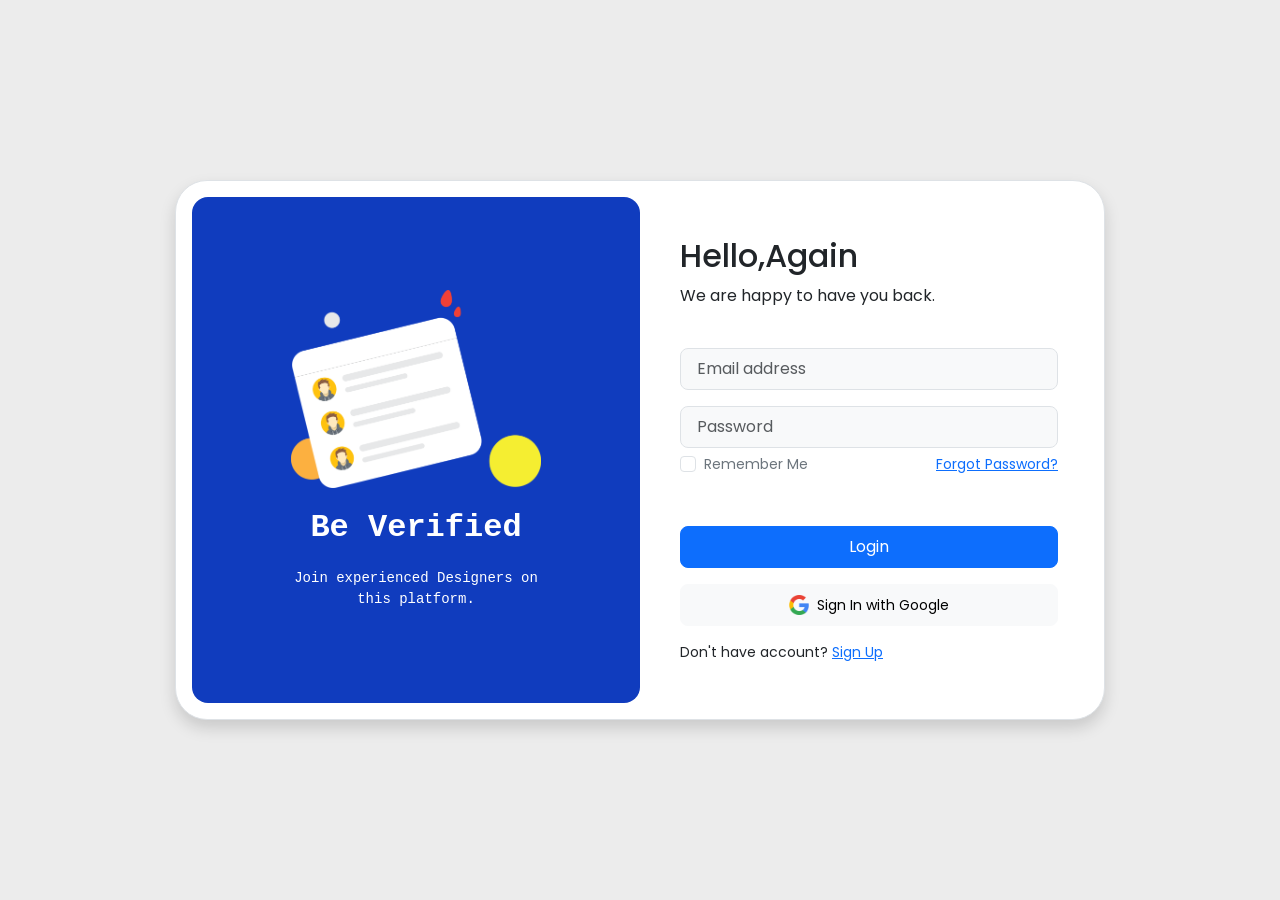
<file: login/index.html>
<!DOCTYPE html>
<html lang="en">
<head>
    <meta charset="UTF-8">
    <meta http-equiv="X-UA-Compatible" content="IE=edge">
    <meta name="viewport" content="width=device-width, initial-scale=1.0">
    <link rel="stylesheet" href="https://cdn.jsdelivr.net/npm/bootstrap@5.2.3/dist/css/bootstrap.min.css" integrity="sha384-rbsA2VBKQhggwzxH7pPCaAqO46MgnOM80zW1RWuH61DGLwZJEdK2Kadq2F9CUG65" crossorigin="anonymous">
    <link rel="stylesheet" href="style.css">
    <title>Mawdy | exporta pdf</title>
</head>
<body>
    <!----------------------- Main Container -------------------------->
     <div class="container d-flex justify-content-center align-items-center min-vh-100">
    <!----------------------- Login Container -------------------------->
       <div class="row border rounded-5 p-3 bg-white shadow box-area">
    <!--------------------------- Left Box ----------------------------->
       <div class="col-md-6 rounded-4 d-flex justify-content-center align-items-center flex-column left-box" style="background: #103cbe;">
           <div class="featured-image mb-3">
            <img src="images/1.png" class="img-fluid" style="width: 250px;">
           </div>
           <p class="text-white fs-2" style="font-family: 'Courier New', Courier, monospace; font-weight: 600;">Be Verified</p>
           <small class="text-white text-wrap text-center" style="width: 17rem;font-family: 'Courier New', Courier, monospace;">Join experienced Designers on this platform.</small>
       </div> 
    <!-------------------- ------ Right Box ---------------------------->
        
       <div class="col-md-6 right-box">
          <div class="row align-items-center">
                <div class="header-text mb-4">
                     <h2>Hello,Again</h2>
                     <p>We are happy to have you back.</p>
                </div>
                <div class="input-group mb-3">
                    <input type="text" class="form-control form-control-lg bg-light fs-6" placeholder="Email address">
                </div>
                <div class="input-group mb-1">
                    <input type="password" class="form-control form-control-lg bg-light fs-6" placeholder="Password">
                </div>
                <div class="input-group mb-5 d-flex justify-content-between">
                    <div class="form-check">
                        <input type="checkbox" class="form-check-input" id="formCheck">
                        <label for="formCheck" class="form-check-label text-secondary"><small>Remember Me</small></label>
                    </div>
                    <div class="forgot">
                        <small><a href="#">Forgot Password?</a></small>
                    </div>
                </div>
                <div class="input-group mb-3">
                    <button class="btn btn-lg btn-primary w-100 fs-6">Login</button>
                </div>
                <div class="input-group mb-3">
                    <button class="btn btn-lg btn-light w-100 fs-6"><img src="images/google.png" style="width:20px" class="me-2"><small>Sign In with Google</small></button>
                </div>
                <div class="row">
                    <small>Don't have account? <a href="#">Sign Up</a></small>
                </div>
          </div>
       </div> 
      </div>
    </div>
</body>
</html>
</file>
<file: login/style.css>
@import url('https://fonts.googleapis.com/css2?family=Poppins:wght@400;500&display=swap');
body{
    font-family: 'Poppins', sans-serif;
    background: #ececec;
}
/*------------ Login container ------------*/
.box-area{
    width: 930px;
}
/*------------ Right box ------------*/
.right-box{
    padding: 40px 30px 40px 40px;
}
/*------------ Custom Placeholder ------------*/
::placeholder{
    font-size: 16px;
}
.rounded-4{
    border-radius: 20px;
}
.rounded-5{
    border-radius: 30px;
}
/*------------ For small screens------------*/
@media only screen and (max-width: 768px){
     .box-area{
        margin: 0 10px;
     }
     .left-box{
        height: 100px;
        overflow: hidden;
     }
     .right-box{
        padding: 20px;
     }
}
</file>
